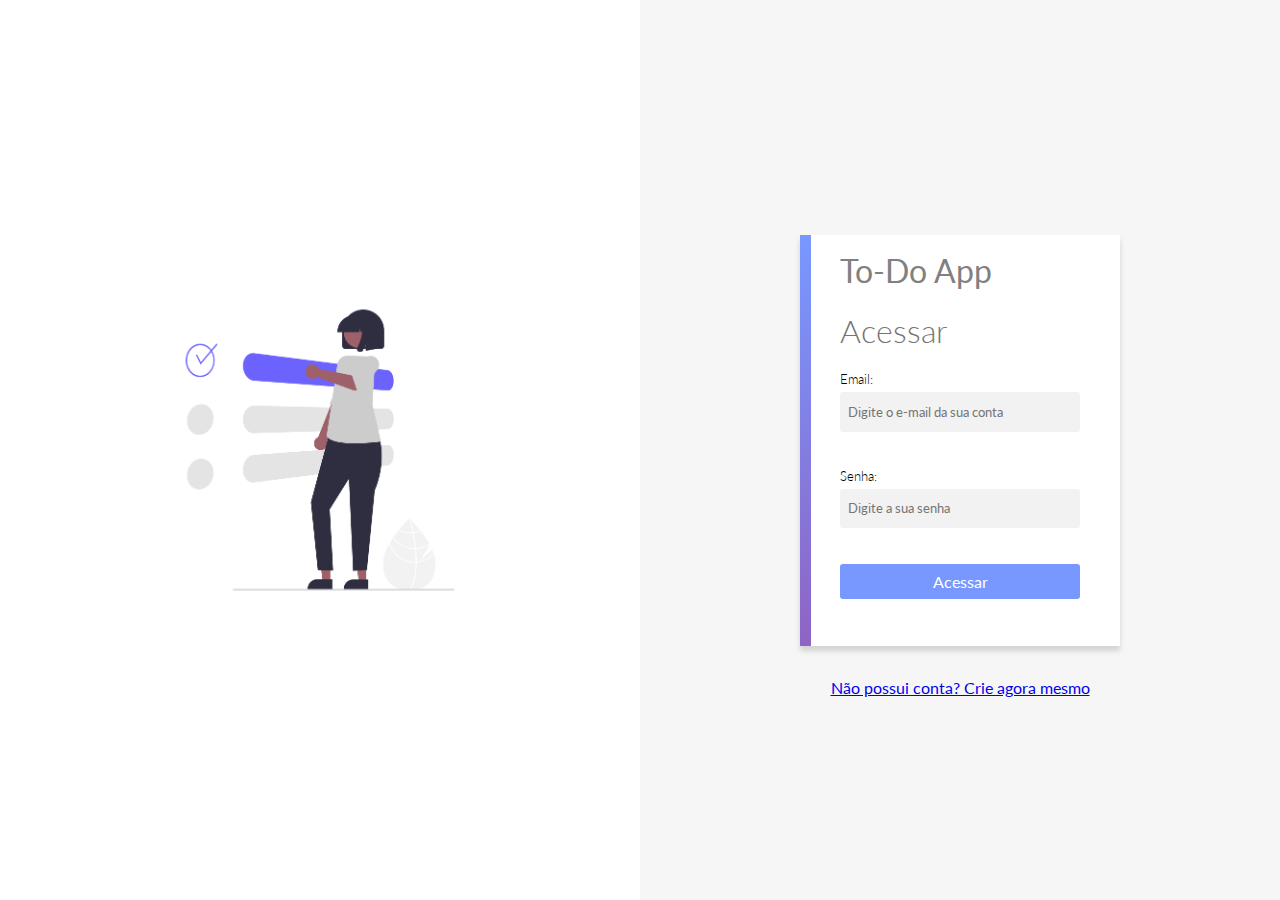
<file: index.html>
<!DOCTYPE html>
<html lang="pt-BR">

<head>
	<meta charset="UTF-8">
	<meta http-equiv="X-UA-Compatible" content="IE=edge">
	<meta name="viewport" content="width=device-width, initial-scale=1.0">
	<title>To-Do App</title>
	
	<!-- ---------------- estilos compartilhados entre login e signup ---------------- -->
	<link rel="stylesheet" href="styles/acesso.css">
	
	<!------------------------- lógica aplicada no login ----------------------- -->
	<script src="./scripts/index.js" type="module" defer></script>

</head>

<body>
	<div class="left">
		<img src="./assets/pessoa-login.png" alt="">
	</div>
	
	<div class="right">
		<form action="">
			<div class="form-header">
				<p>To-Do App</p>
			</div>
			<h1>Acessar</h1>
			
			<div class="input">
				<label>Email:</label>
				<input id="email" type="email" name="email" placeholder="Digite o e-mail da sua conta" pattern="(\w|\.|-|_)+@\w+\.(com(\.br)?|net)" required>
				<span class="inputError">...</span>
			</div>
			
			<div class="input">
				<label>Senha:</label>
				<input id="senha" type="password" name="senha" placeholder="Digite a sua senha" required>
				<span class="inputError">...</span>
			</div>
			
			<button type="submit">Acessar</button>
			<span class="formError">...</span>
		</form>
		<div class="ingressar">
			<a href="signup.html">Não possui conta? Crie agora mesmo</a>
		</div>
	</div>
</body>

</html>
</file>
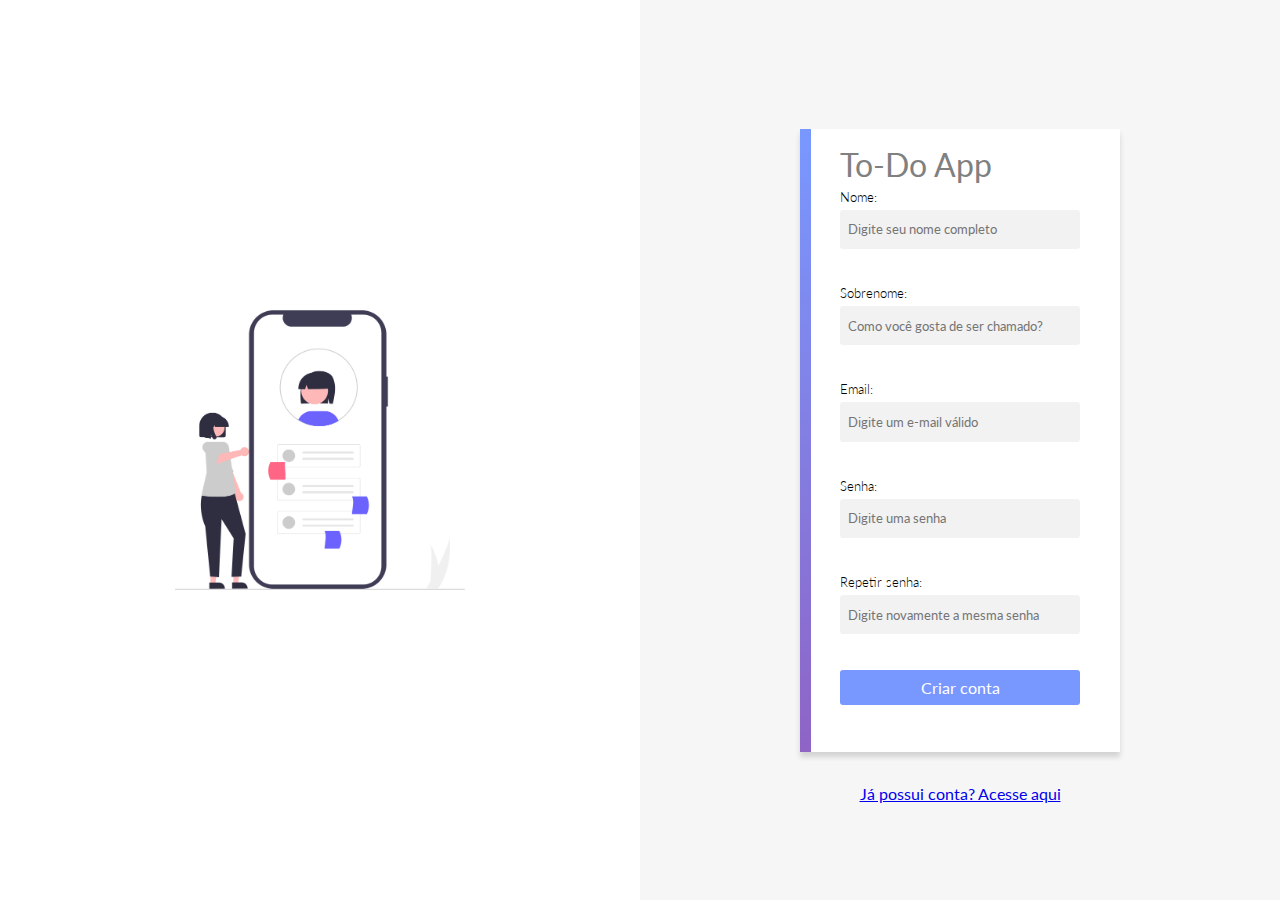
<file: signup.html>
<!DOCTYPE html>
<html lang="pt-BR">

<head>
	<meta charset="UTF-8">
	<meta http-equiv="X-UA-Compatible" content="IE=edge">
	<meta name="viewport" content="width=device-width, initial-scale=1.0">
	<title>To-Do App</title>

	<!-- ---------------- estilos compartilhados entre login e signup ---------------- -->
	<link rel="stylesheet" href="styles/acesso.css">

	<!-- ---------------------- lógica aplicada no registro -------------------- -->
	<script src="./scripts/signup.js" type="module" defer></script>
</head>

<body>

	<div class="left">
		<img src="./assets/pessoa-signup.png" alt="">
	</div>
	<div class="right">
		<form>
			<div class="form-header">
				<p>To-Do App</p>
			</div>

			<div class="input">
				<label>Nome:</label>
				<input type="text" id="nome" name="nome" placeholder="Digite seu nome completo" required>
				<span class="inputError">...</span>
			</div>
			<div class="input">
				<label>Sobrenome:</label>
				<input type="text" id="sobrenome" name="sobrenome" placeholder="Como você gosta de ser chamado?" required>
				<span class="inputError">...</span>
			</div>
			<div class="input">
				<label>Email:</label>
				<input type="email" id="email" name="email" placeholder="Digite um e-mail válido" pattern="(\w|\.|-|_)+@\w+\.(com(\.br)?|net)" required>
				<span class="inputError">...</span>
			</div>
			<div class="input">
				<label>Senha:</label>
				<input type="password" id="senha" name="senha" minlength="6" placeholder="Digite uma senha" pattern="^\w{6,10}$" required>
				<span class="inputError">...</span>
			</div>
			<div class="input">
				<label>Repetir senha:</label>
				<input type="password" id="senhaValidacao" name="senhaValidacao" placeholder="Digite novamente a mesma senha" required>
				<span class="inputError">...</span>
			</div>

			<button type="submit">Criar conta</button>
			<span class="formError">...</span>
		</form>
		<div class="ingressar">
			<a href="index.html">Já possui conta? Acesse aqui</a>
		</div>
	</div>

</body>

</html>
</file>
<file: styles/acesso.css>
@import url('./common.css');

body {
  display: flex;
}

h1 {
  color: rgb(116, 116, 116);
  font-weight: 300;
  margin: .5em 0;
}

form {
  position: relative;
  width: 25vw;
  background-color: white;
  display: flex;
  gap: 5px;
  flex-direction: column;
  margin: 2em auto;
  box-shadow: 0 5px 5px lightgrey;
  padding: 1em 2.5em;
  box-sizing: border-box;
}

form:after {
  position: absolute;
  content: '';
  width: .7em;
  height: 100%;
  top: 0;
  left: 0;
  background: linear-gradient(var(--primary), var(--secondary));
}


input {
  padding: .8em .5em;
  background-color: var(--app-grey);
  border: 1px solid var(--app-grey);
  border-radius: .2em;
}

input:focus {
  outline: none;
  border: 1px solid lightgrey;
}

label {
  width: 100%;
  font-weight: 300;
  font-size: .8em;
}

button {
  padding: .5em 3em;
  background-color: var(--primary);
  color: white;
  font-weight: 400;
  font-size: 1em;
}

.form-header {
  color: grey;
  font-size: 2em;
}

.ingressar {
  text-align: center;
}

.left {
  width: 50%;
  background-color: white;
  text-align: center;
  display: flex;
  align-items: center;
  justify-content: center;
}

.left img {
  width: 60%;
}

.right {
  width: 50%;
  display: flex;
  flex-direction: column;
  align-items: center;
  justify-content: center;
}

.input {
  display: grid;
  gap: 5px;
}

.inputError, .formError {
  background-color: red;
  color: #fff;
  font-size: 0.8rem;
  padding: 5px;
  border-radius: 2px;
  visibility: hidden;
}
</file>
